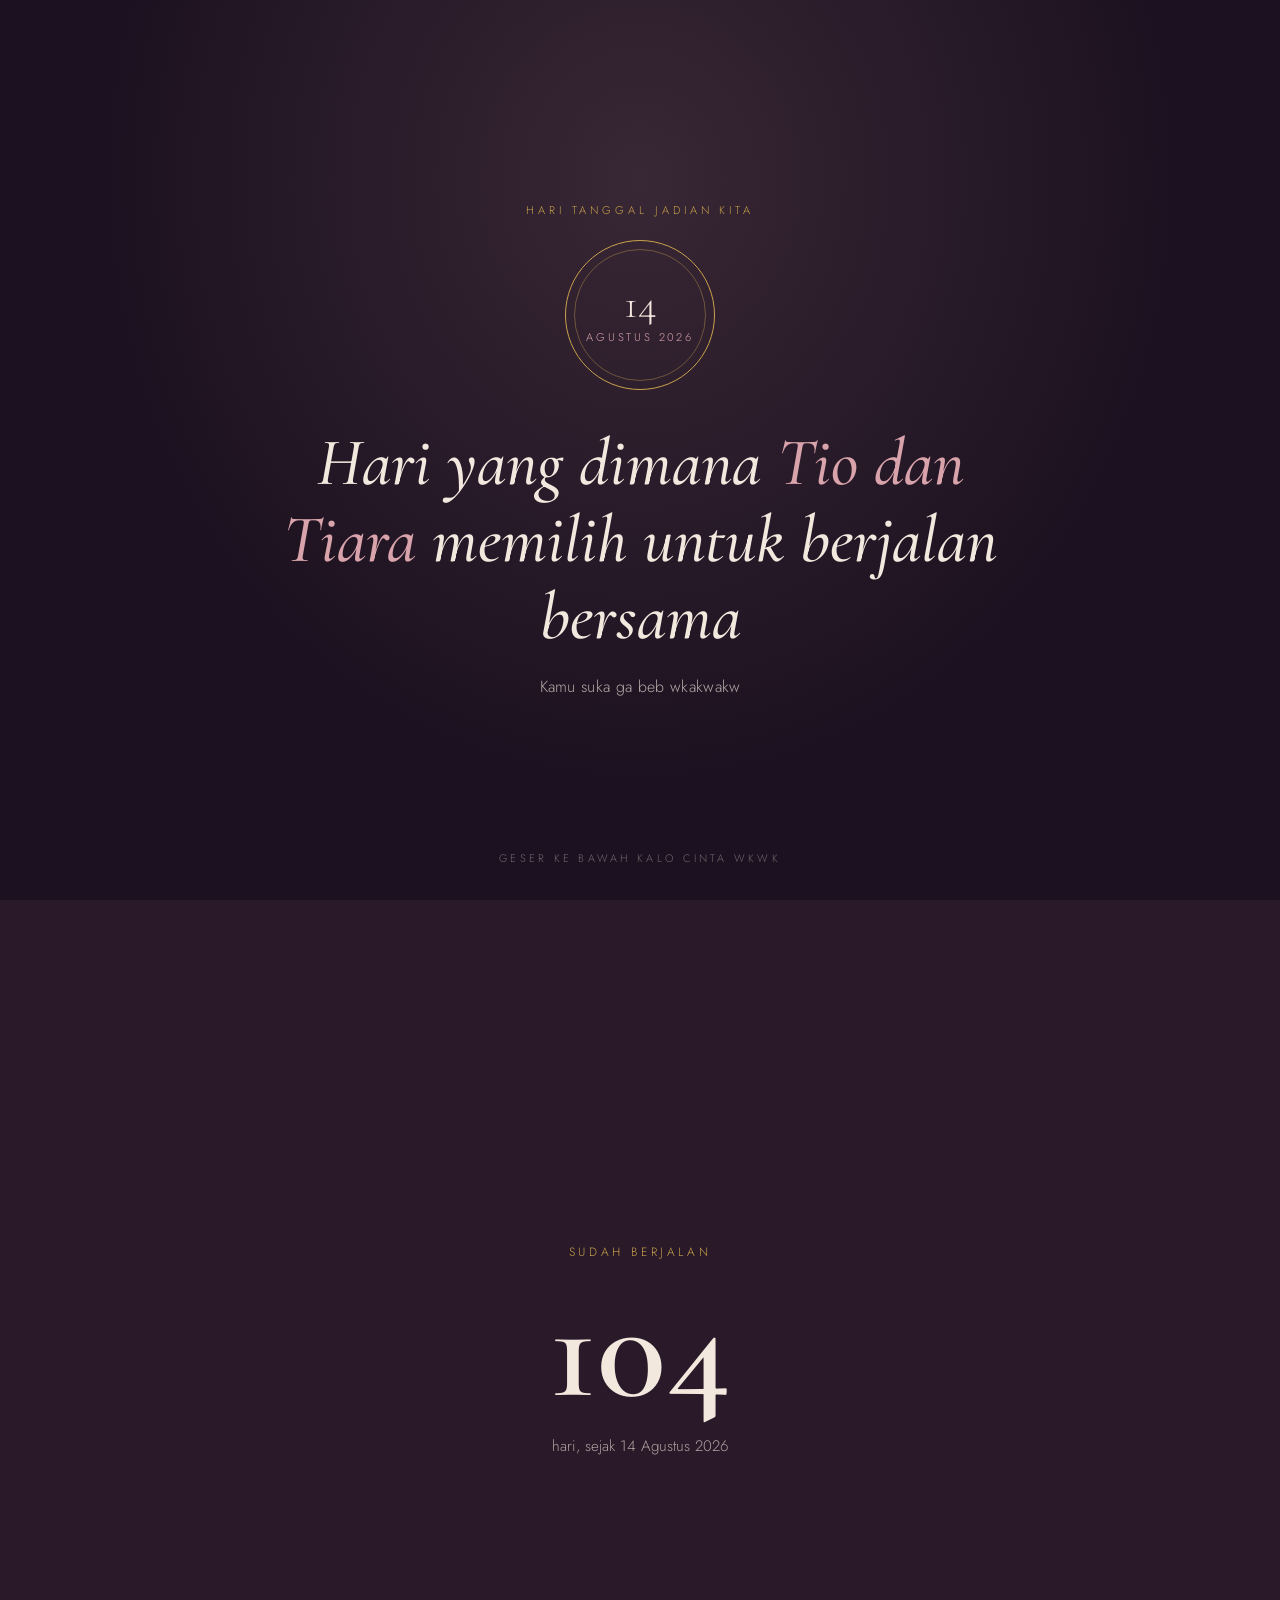
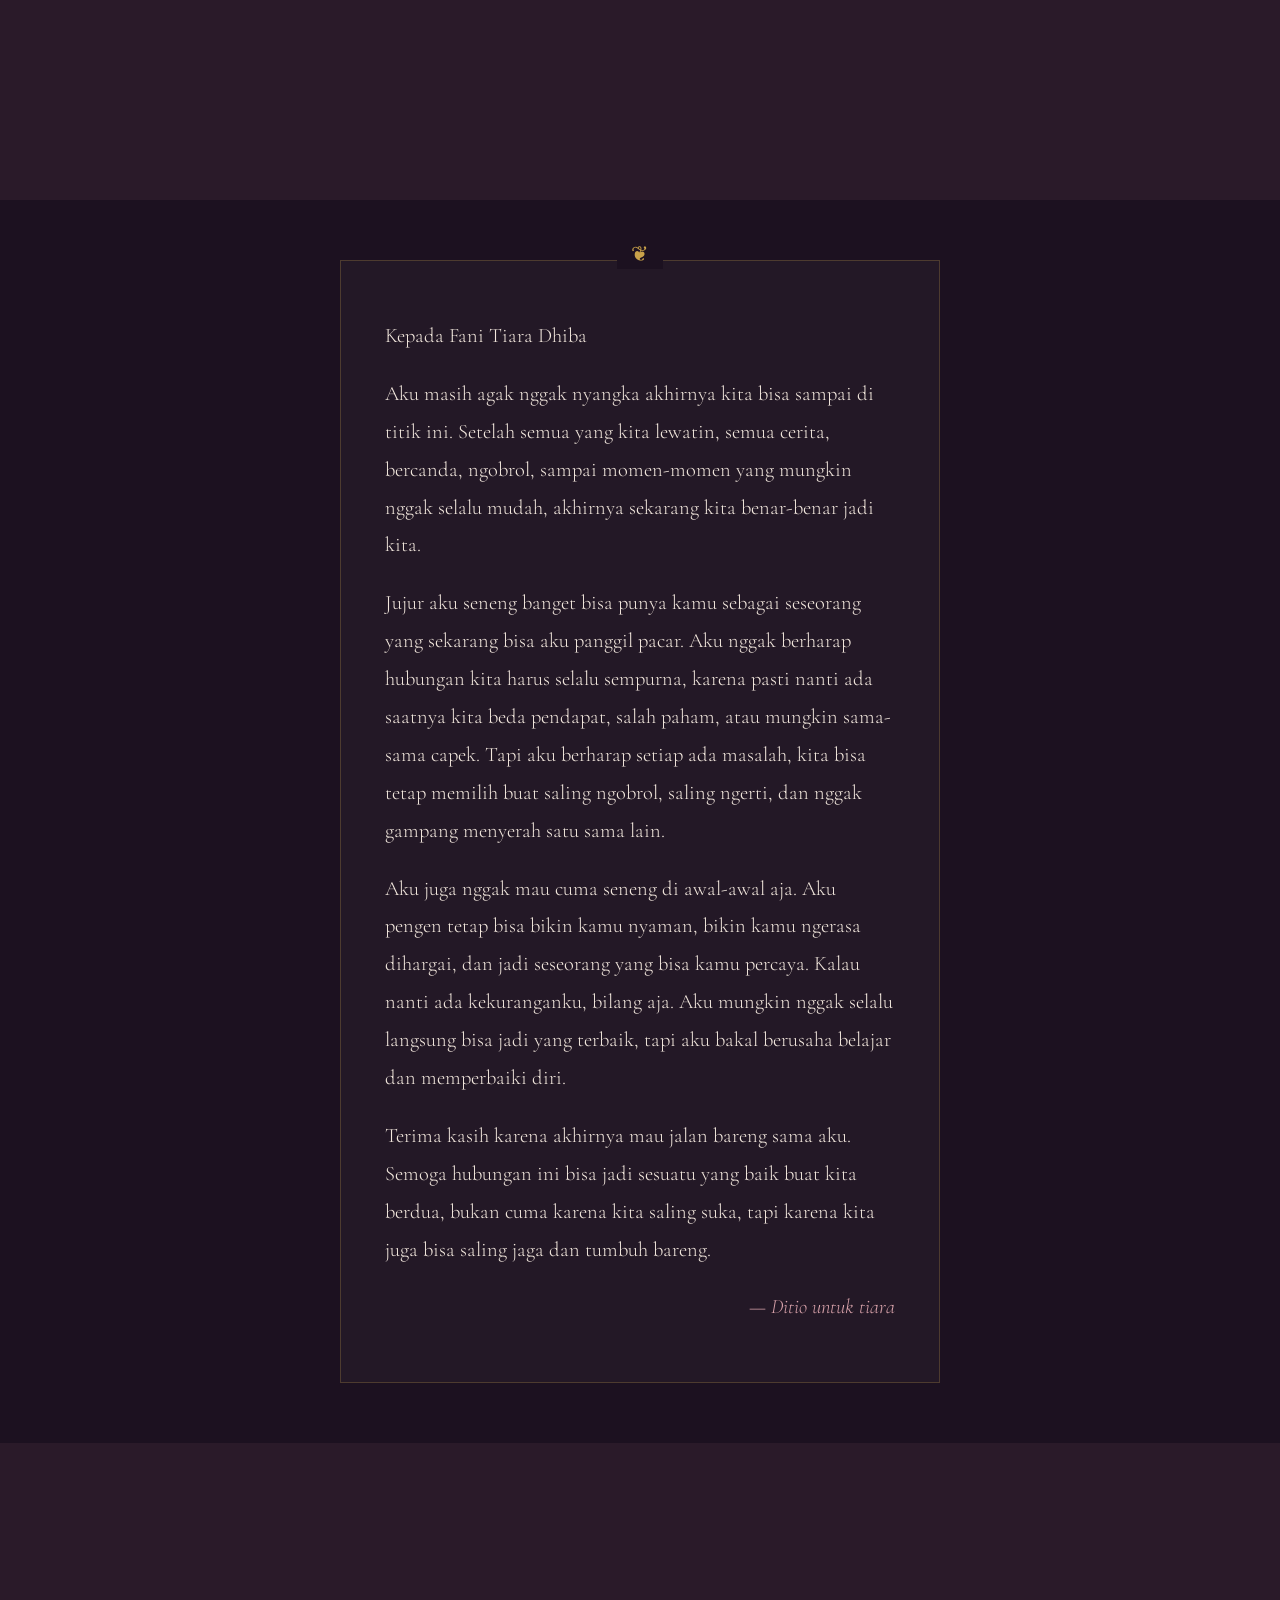
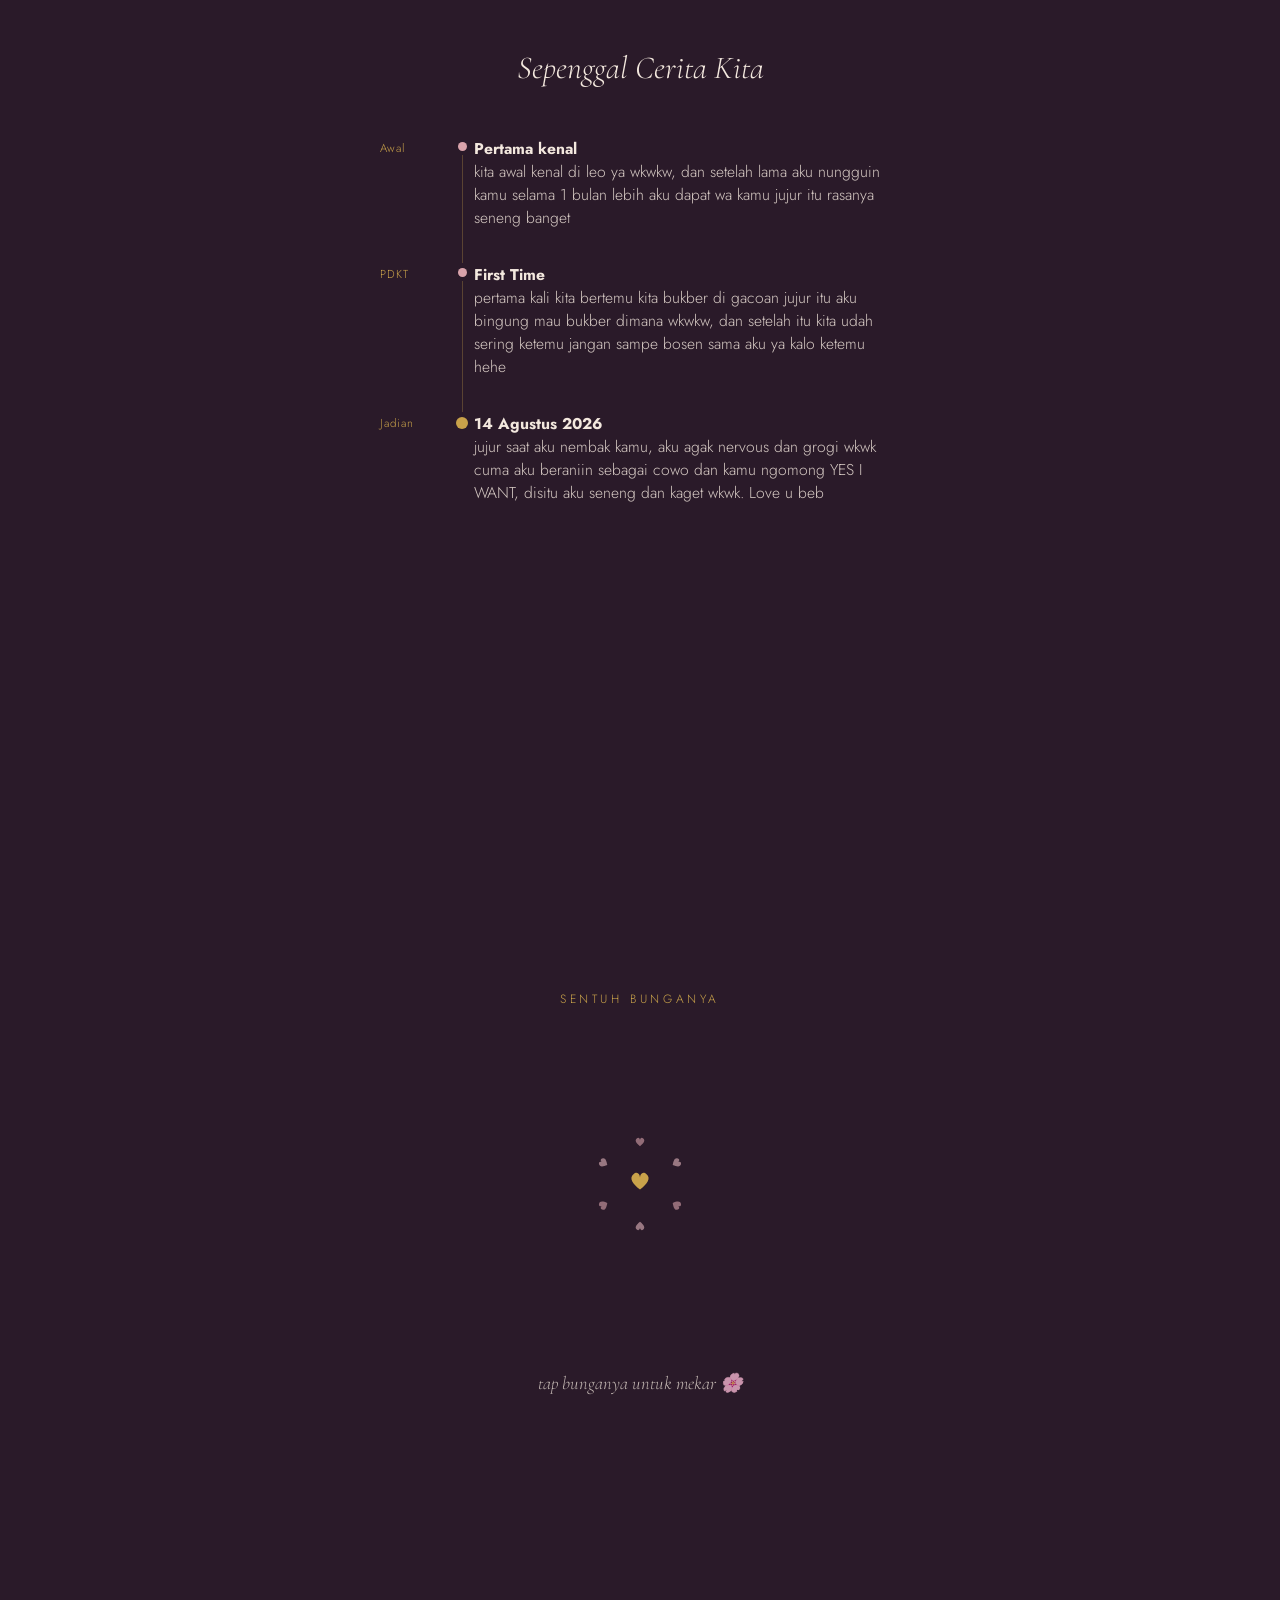
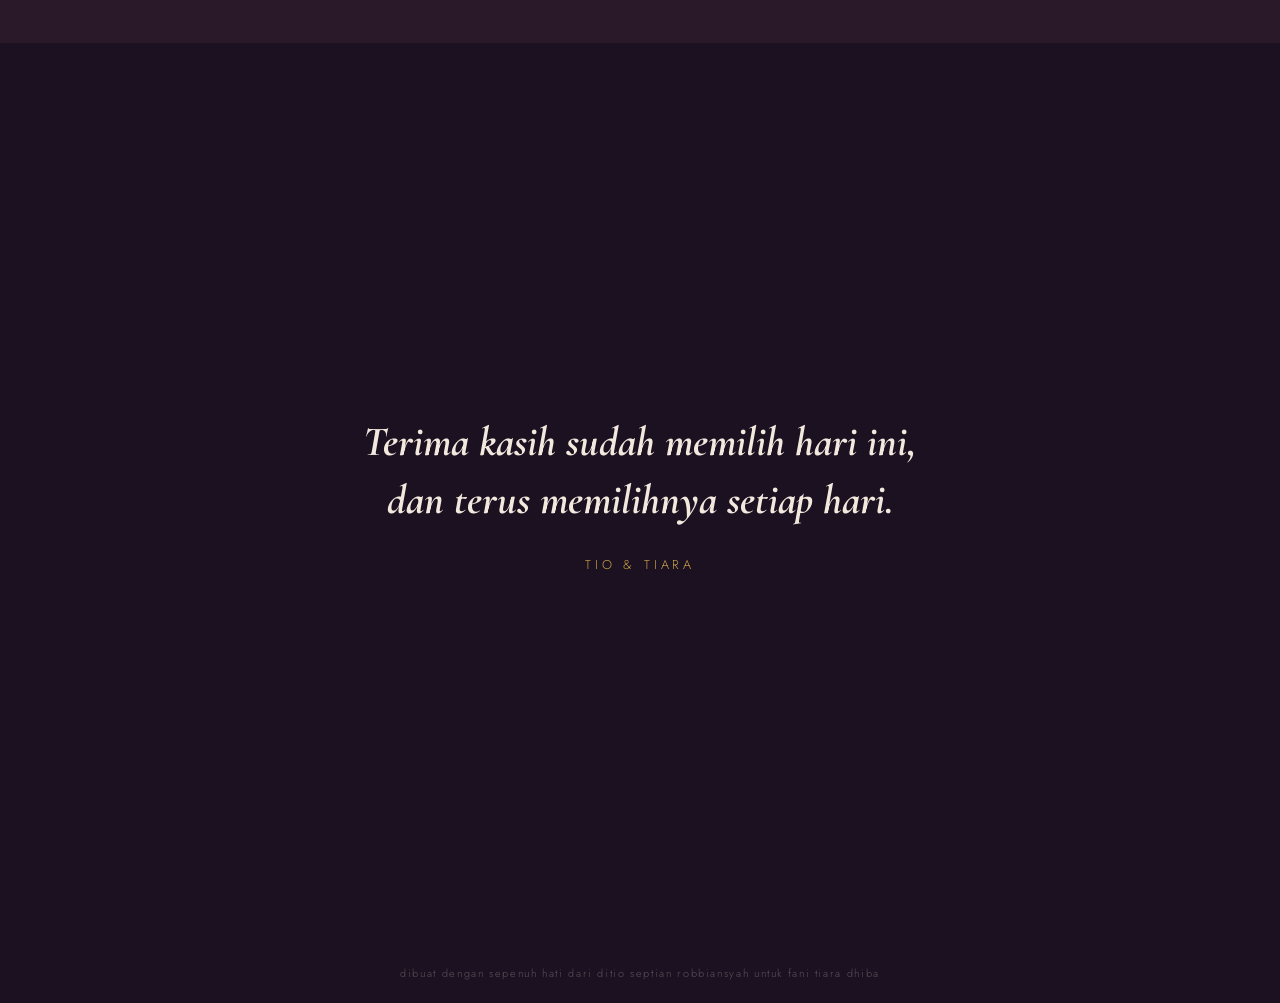
<file: index.html>
<!DOCTYPE html>
<html lang="id">
<head>
<meta charset="UTF-8">
<meta name="viewport" content="width=device-width, initial-scale=1.0">
<title>For tiara love</title>
<link href="https://fonts.googleapis.com/css2?family=Cormorant+Garamond:ital,wght@0,400;0,500;0,600;1,400&family=Jost:wght@300;400;500&display=swap" rel="stylesheet">
<link rel="stylesheet" href="ditio.css">
</head>
<body>

<div id="petals"></div>
<div id="shower"></div>

<!-- HERO -->
<section class="hero">
  <div class="eyebrow">Hari Tanggal Jadian Kita</div>
  <div class="stamp">
    <div class="day">14</div>
    <div class="month">Agustus 2026</div>
  </div>
  <h1 class="title">Hari yang dimana <span>Tio dan Tiara</span> memilih untuk berjalan bersama</h1>
  <p class="subtitle">Kamu suka ga beb wkakwakw</p>
  <div class="scroll-hint">geser ke bawah kalo cinta wkwk</div>
</section>

<!-- COUNTER -->
<section class="counter-wrap">
  <div class="counter-label">Sudah berjalan</div>
  <div class="counter-num" id="dayCount">0</div>
  <div class="counter-sub">hari, sejak 14 Agustus 2026</div>
</section>

<!-- LETTER -->
<section class="letter-wrap">
  <div class="letter">
    <p>Kepada Fani Tiara Dhiba</p>
    <p>Aku masih agak nggak nyangka akhirnya kita bisa sampai di titik ini. Setelah semua yang kita lewatin, semua cerita, bercanda, ngobrol, sampai momen-momen yang mungkin nggak selalu mudah, akhirnya sekarang kita benar-benar jadi kita.</p>
    <p>Jujur aku seneng banget bisa punya kamu sebagai seseorang yang sekarang bisa aku panggil pacar. Aku nggak berharap hubungan kita harus selalu sempurna, karena pasti nanti ada saatnya kita beda pendapat, salah paham, atau mungkin sama-sama capek. Tapi aku berharap setiap ada masalah, kita bisa tetap memilih buat saling ngobrol, saling ngerti, dan nggak gampang menyerah satu sama lain.</p>
    <p>Aku juga nggak mau cuma seneng di awal-awal aja. Aku pengen tetap bisa bikin kamu nyaman, bikin kamu ngerasa dihargai, dan jadi seseorang yang bisa kamu percaya. Kalau nanti ada kekuranganku, bilang aja. Aku mungkin nggak selalu langsung bisa jadi yang terbaik, tapi aku bakal berusaha belajar dan memperbaiki diri.</p>
    <p>Terima kasih karena akhirnya mau jalan bareng sama aku. Semoga hubungan ini bisa jadi sesuatu yang baik buat kita berdua, bukan cuma karena kita saling suka, tapi karena kita juga bisa saling jaga dan tumbuh bareng.</p>
    <p class="signoff">— Ditio untuk tiara</p>
  </div>
</section>

<!-- TIMELINE (edit sesuai cerita kalian) -->
<section class="timeline-wrap">
  <div class="timeline-title">Sepenggal Cerita Kita</div>
  <div class="timeline">
    <div class="tl-item">
      <div class="tl-date">Awal</div>
      <div class="tl-line"><div class="tl-dot"></div><div class="tl-bar"></div></div>
      <div class="tl-text"><b>Pertama kenal</b><br>kita awal kenal di leo ya wkwkw, dan setelah lama aku nungguin kamu selama 1 bulan lebih aku dapat wa kamu jujur itu rasanya seneng banget</div>
    </div>
    <div class="tl-item">
      <div class="tl-date">PDKT</div>
      <div class="tl-line"><div class="tl-dot"></div><div class="tl-bar"></div></div>
      <div class="tl-text"><b>First Time</b><br>pertama kali kita bertemu kita bukber di gacoan jujur itu aku bingung mau bukber dimana wkwkw, dan setelah itu kita udah sering ketemu jangan sampe bosen sama aku ya kalo ketemu hehe</div>
    </div>
    <div class="tl-item">
      <div class="tl-date">Jadian</div>
      <div class="tl-line"><div class="tl-dot" style="background:var(--gold);width:12px;height:12px;"></div></div>
      <div class="tl-text"><b>14 Agustus 2026</b><br>jujur saat aku nembak kamu, aku agak nervous dan grogi wkwk cuma aku beraniin sebagai cowo dan kamu ngomong YES I WANT, disitu aku seneng dan kaget wkwk. Love u beb</div>
    </div>
  </div>
</section>

<!-- BUNGA MEKAR (interaktif, tap/klik) -->
<section class="bloom-wrap">
  <div class="counter-label">Sentuh bunganya</div>
  <div class="bloom-stage" id="bloomStage">
    <svg id="flowerSvg" viewBox="0 0 300 300" width="280" height="280">
      <defs>
        <path id="heartShape" d="M0,15 C-16,2 -24,-9 -14,-18 C-6,-25 0,-18 0,-11 C0,-18 6,-25 14,-18 C24,-9 16,2 0,15 Z"/>
      </defs>
      <g id="petals-group" transform="translate(150,150)">
        <g class="prot" transform="rotate(0)"><use href="#heartShape" class="fpetal p0" fill="#d9a3ab" transform="translate(0,-42) scale(1.9)"/></g>
        <g class="prot" transform="rotate(60)"><use href="#heartShape" class="fpetal p1" fill="#e3b6bd" transform="translate(0,-42) scale(1.9)"/></g>
        <g class="prot" transform="rotate(120)"><use href="#heartShape" class="fpetal p2" fill="#d9a3ab" transform="translate(0,-42) scale(1.9)"/></g>
        <g class="prot" transform="rotate(180)"><use href="#heartShape" class="fpetal p3" fill="#e3b6bd" transform="translate(0,-42) scale(1.9)"/></g>
        <g class="prot" transform="rotate(240)"><use href="#heartShape" class="fpetal p4" fill="#d9a3ab" transform="translate(0,-42) scale(1.9)"/></g>
        <g class="prot" transform="rotate(300)"><use href="#heartShape" class="fpetal p5" fill="#e3b6bd" transform="translate(0,-42) scale(1.9)"/></g>
        <use href="#heartShape" fill="#c9a24a" transform="scale(1.1)"/>
      </g>
    </svg>
  </div>
  <div class="bloom-msg" id="bloomMsg">tap bunganya untuk mekar 🌸</div>
</section>

<!-- CLOSING -->
<section class="closing">
  <h2>Terima kasih sudah memilih hari ini,<br>dan terus memilihnya setiap hari.</h2>
  <div class="names">Tio &amp; Tiara</div>
</section>

<footer>dibuat dengan sepenuh hati dari ditio septian robbiansyah untuk fani tiara dhiba</footer>

<script src="tiara.js"></script>
</body>
</html>
</file>
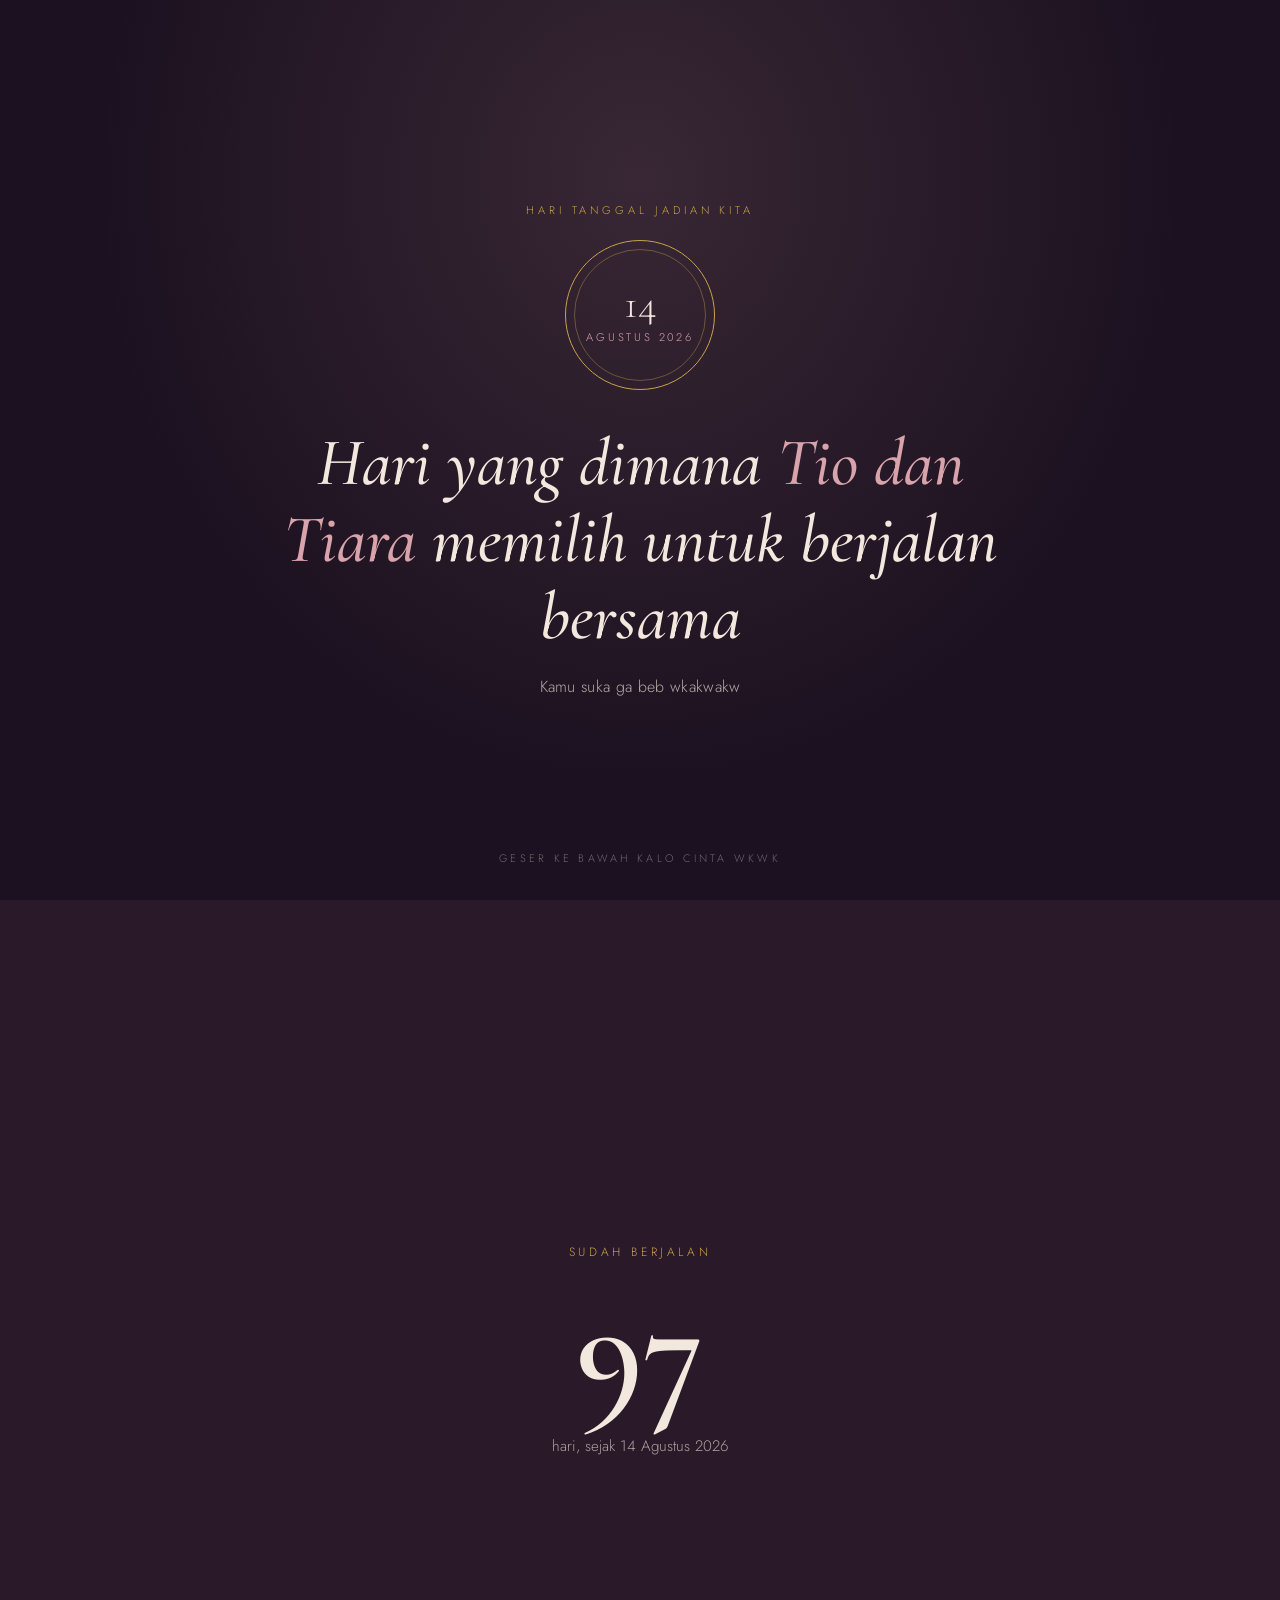
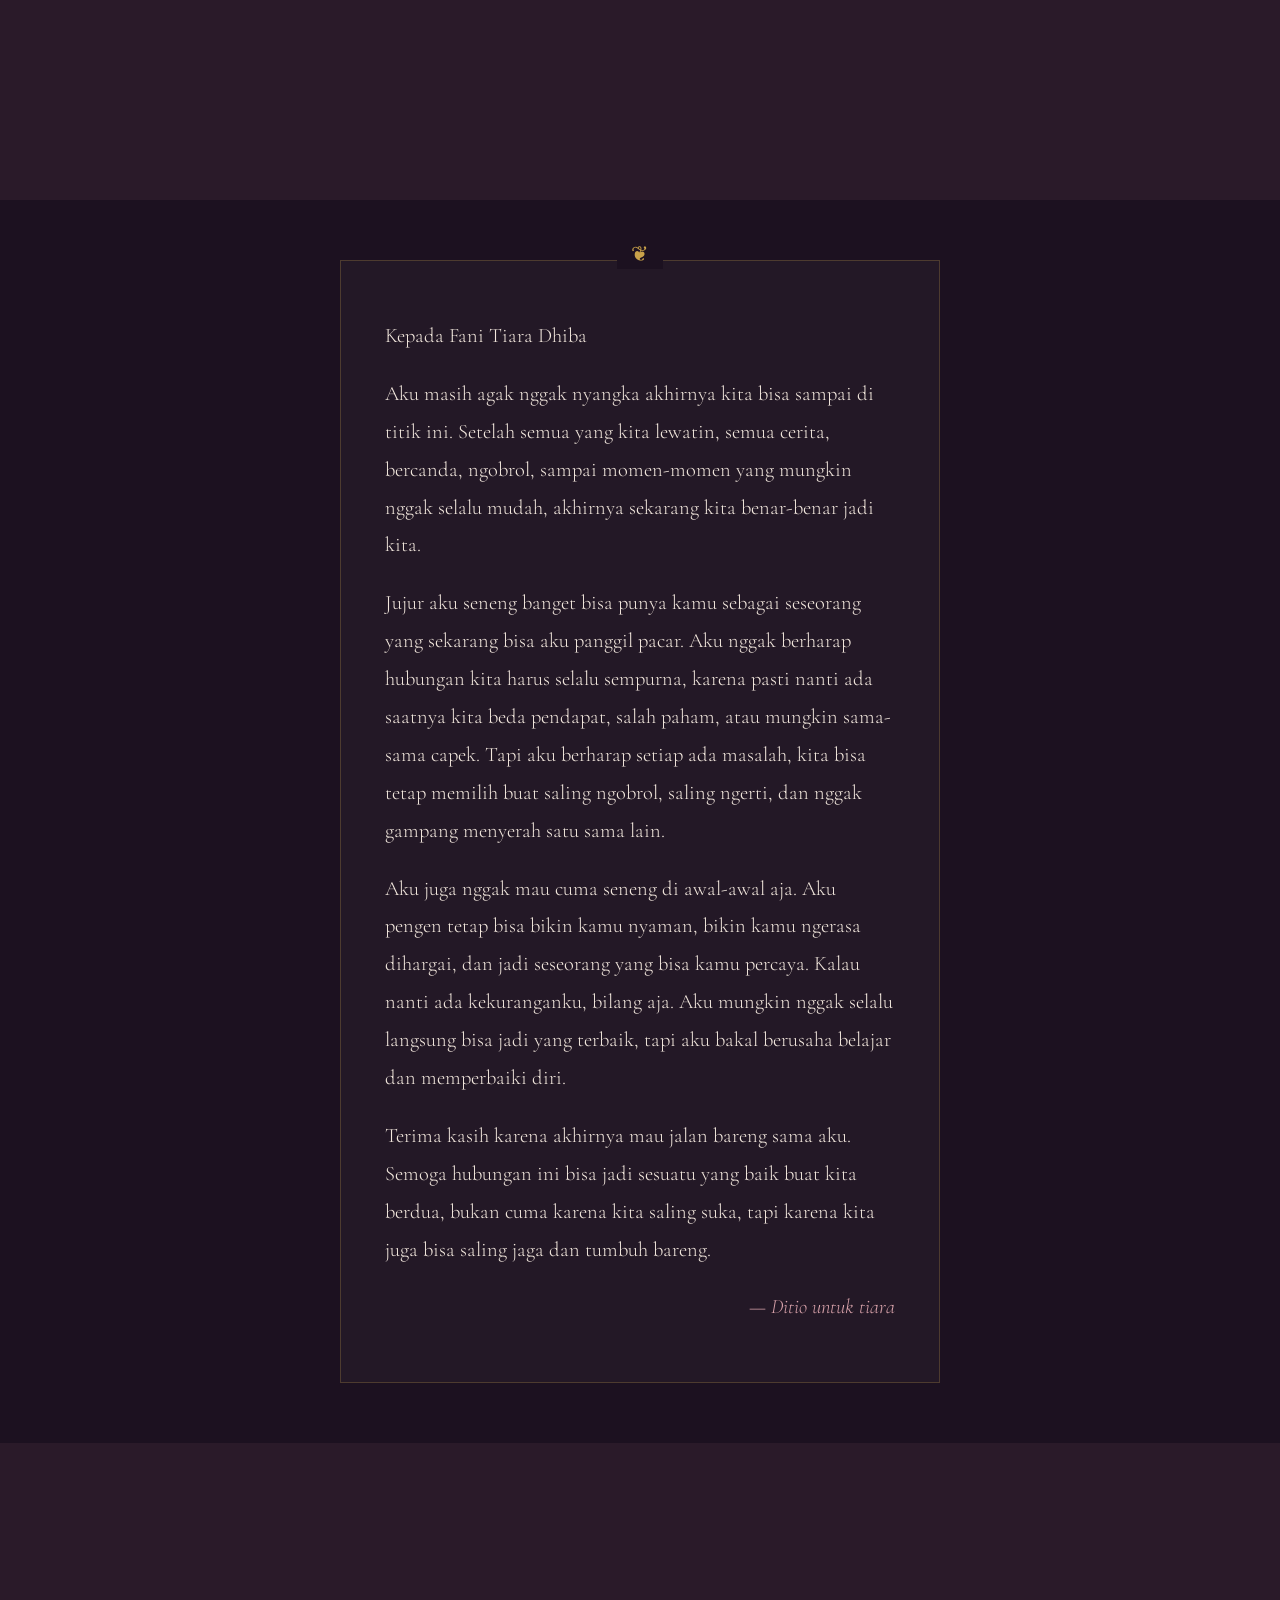
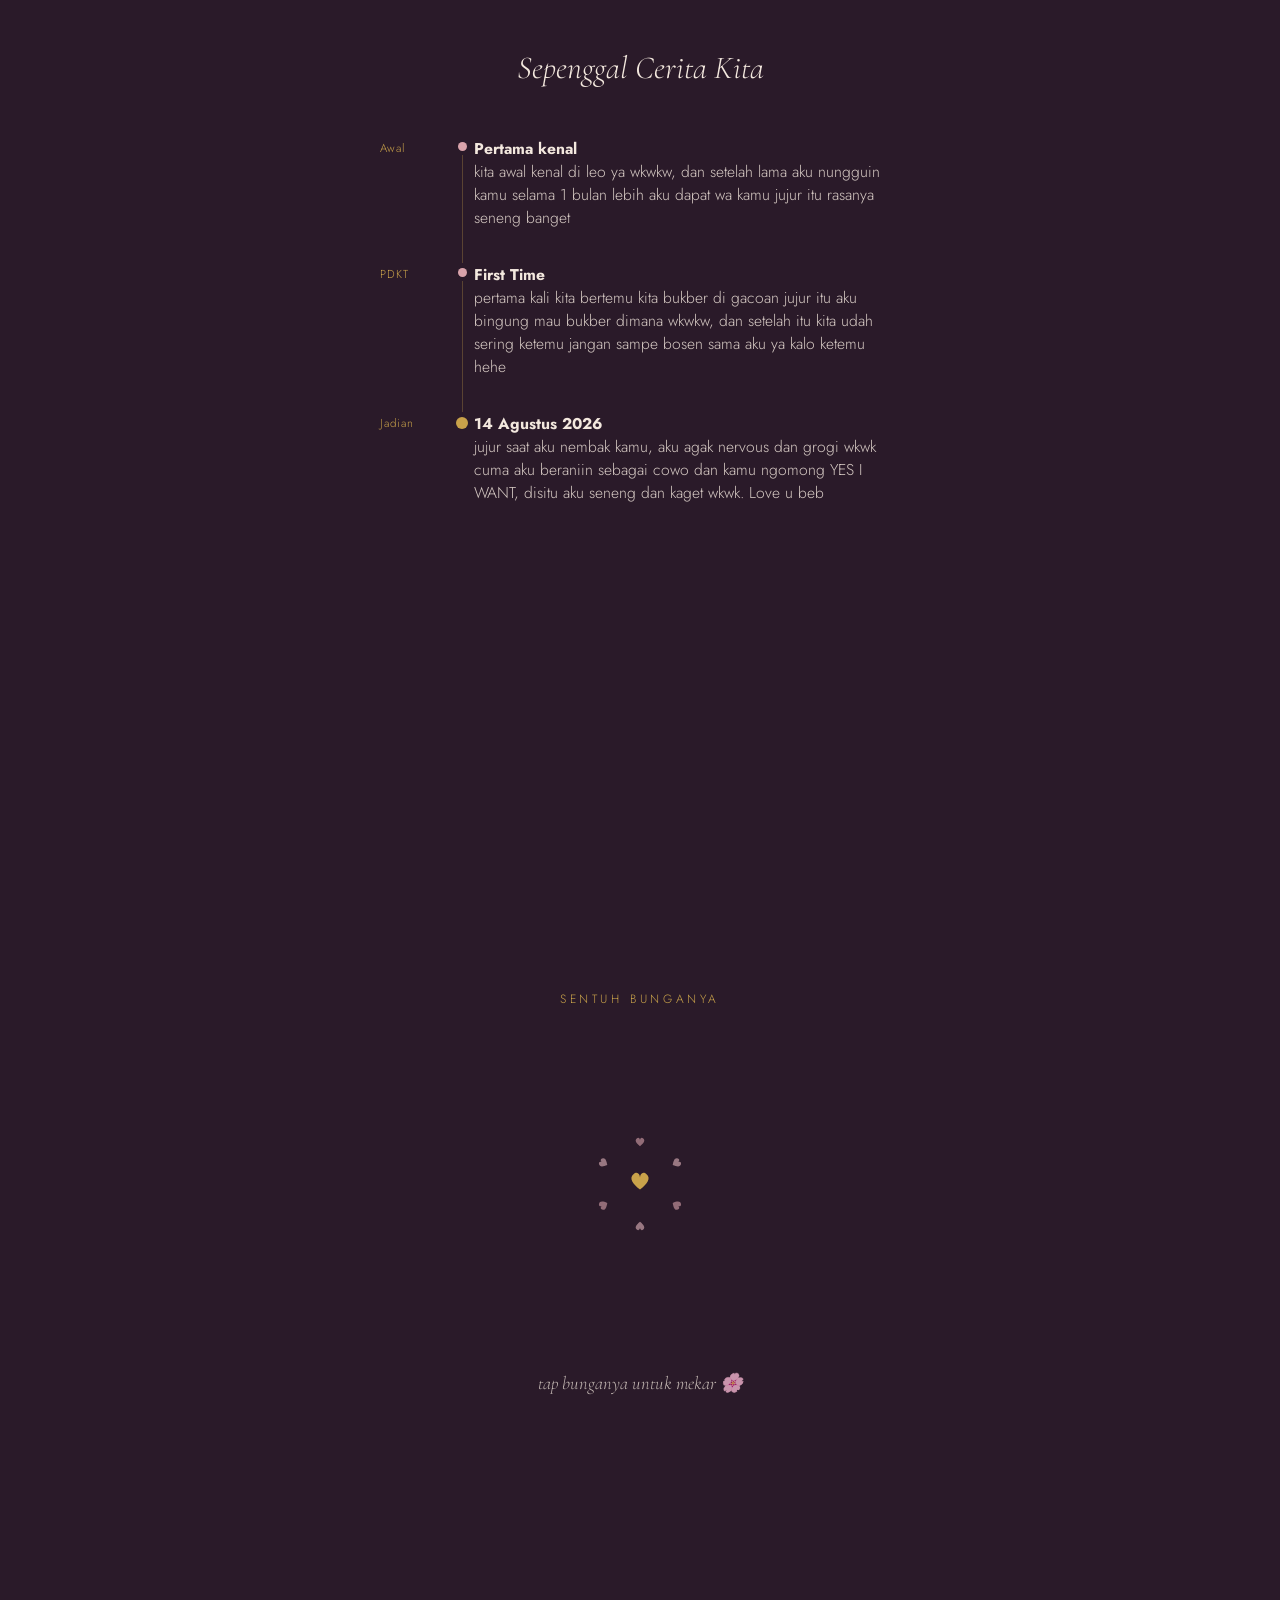
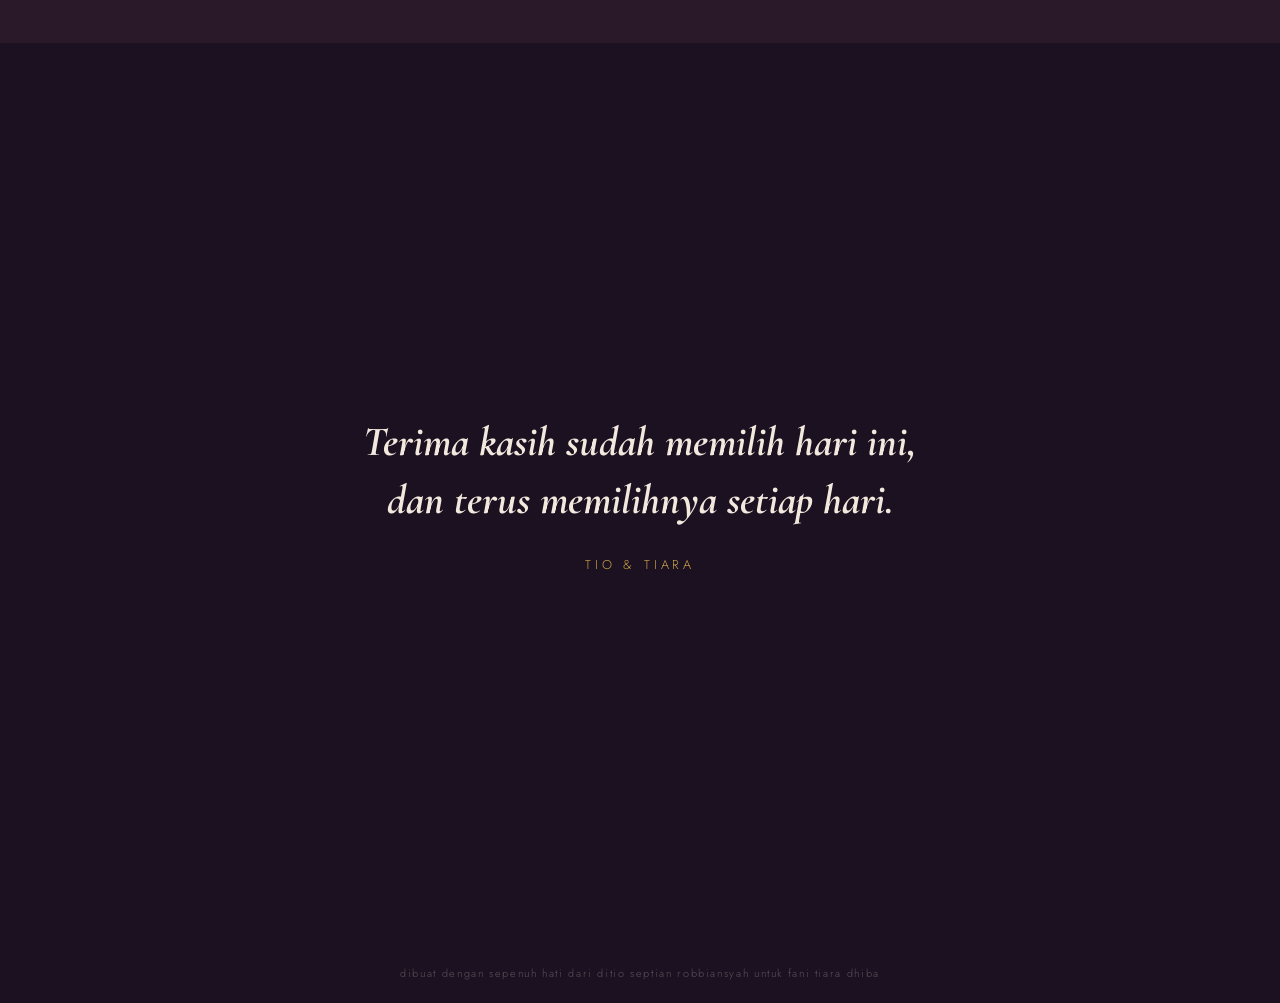
<file: loveu.html>
<!DOCTYPE html>
<html lang="id">
<head>
<meta charset="UTF-8">
<meta name="viewport" content="width=device-width, initial-scale=1.0">
<title>14 Agustus 2026</title>
<link href="https://fonts.googleapis.com/css2?family=Cormorant+Garamond:ital,wght@0,400;0,500;0,600;1,400&family=Jost:wght@300;400;500&display=swap" rel="stylesheet">
<link rel="stylesheet" href="ditio.css">
</head>
<body>

<div id="petals"></div>
<div id="shower"></div>

<!-- HERO -->
<section class="hero">
  <div class="eyebrow">Hari Tanggal Jadian Kita</div>
  <div class="stamp">
    <div class="day">14</div>
    <div class="month">Agustus 2026</div>
  </div>
  <h1 class="title">Hari yang dimana <span>Tio dan Tiara</span> memilih untuk berjalan bersama</h1>
  <p class="subtitle">Kamu suka ga beb wkakwakw</p>
  <div class="scroll-hint">geser ke bawah kalo cinta wkwk</div>
</section>

<!-- COUNTER -->
<section class="counter-wrap">
  <div class="counter-label">Sudah berjalan</div>
  <div class="counter-num" id="dayCount">0</div>
  <div class="counter-sub">hari, sejak 14 Agustus 2026</div>
</section>

<!-- LETTER -->
<section class="letter-wrap">
  <div class="letter">
    <p>Kepada Fani Tiara Dhiba</p>
    <p>Aku masih agak nggak nyangka akhirnya kita bisa sampai di titik ini. Setelah semua yang kita lewatin, semua cerita, bercanda, ngobrol, sampai momen-momen yang mungkin nggak selalu mudah, akhirnya sekarang kita benar-benar jadi kita.</p>
    <p>Jujur aku seneng banget bisa punya kamu sebagai seseorang yang sekarang bisa aku panggil pacar. Aku nggak berharap hubungan kita harus selalu sempurna, karena pasti nanti ada saatnya kita beda pendapat, salah paham, atau mungkin sama-sama capek. Tapi aku berharap setiap ada masalah, kita bisa tetap memilih buat saling ngobrol, saling ngerti, dan nggak gampang menyerah satu sama lain.</p>
    <p>Aku juga nggak mau cuma seneng di awal-awal aja. Aku pengen tetap bisa bikin kamu nyaman, bikin kamu ngerasa dihargai, dan jadi seseorang yang bisa kamu percaya. Kalau nanti ada kekuranganku, bilang aja. Aku mungkin nggak selalu langsung bisa jadi yang terbaik, tapi aku bakal berusaha belajar dan memperbaiki diri.</p>
    <p>Terima kasih karena akhirnya mau jalan bareng sama aku. Semoga hubungan ini bisa jadi sesuatu yang baik buat kita berdua, bukan cuma karena kita saling suka, tapi karena kita juga bisa saling jaga dan tumbuh bareng.</p>
    <p class="signoff">— Ditio untuk tiara</p>
  </div>
</section>

<!-- TIMELINE (edit sesuai cerita kalian) -->
<section class="timeline-wrap">
  <div class="timeline-title">Sepenggal Cerita Kita</div>
  <div class="timeline">
    <div class="tl-item">
      <div class="tl-date">Awal</div>
      <div class="tl-line"><div class="tl-dot"></div><div class="tl-bar"></div></div>
      <div class="tl-text"><b>Pertama kenal</b><br>kita awal kenal di leo ya wkwkw, dan setelah lama aku nungguin kamu selama 1 bulan lebih aku dapat wa kamu jujur itu rasanya seneng banget</div>
    </div>
    <div class="tl-item">
      <div class="tl-date">PDKT</div>
      <div class="tl-line"><div class="tl-dot"></div><div class="tl-bar"></div></div>
      <div class="tl-text"><b>First Time</b><br>pertama kali kita bertemu kita bukber di gacoan jujur itu aku bingung mau bukber dimana wkwkw, dan setelah itu kita udah sering ketemu jangan sampe bosen sama aku ya kalo ketemu hehe</div>
    </div>
    <div class="tl-item">
      <div class="tl-date">Jadian</div>
      <div class="tl-line"><div class="tl-dot" style="background:var(--gold);width:12px;height:12px;"></div></div>
      <div class="tl-text"><b>14 Agustus 2026</b><br>jujur saat aku nembak kamu, aku agak nervous dan grogi wkwk cuma aku beraniin sebagai cowo dan kamu ngomong YES I WANT, disitu aku seneng dan kaget wkwk. Love u beb</div>
    </div>
  </div>
</section>

<!-- BUNGA MEKAR (interaktif, tap/klik) -->
<section class="bloom-wrap">
  <div class="counter-label">Sentuh bunganya</div>
  <div class="bloom-stage" id="bloomStage">
    <svg id="flowerSvg" viewBox="0 0 300 300" width="280" height="280">
      <defs>
        <path id="heartShape" d="M0,15 C-16,2 -24,-9 -14,-18 C-6,-25 0,-18 0,-11 C0,-18 6,-25 14,-18 C24,-9 16,2 0,15 Z"/>
      </defs>
      <g id="petals-group" transform="translate(150,150)">
        <g class="prot" transform="rotate(0)"><use href="#heartShape" class="fpetal p0" fill="#d9a3ab" transform="translate(0,-42) scale(1.9)"/></g>
        <g class="prot" transform="rotate(60)"><use href="#heartShape" class="fpetal p1" fill="#e3b6bd" transform="translate(0,-42) scale(1.9)"/></g>
        <g class="prot" transform="rotate(120)"><use href="#heartShape" class="fpetal p2" fill="#d9a3ab" transform="translate(0,-42) scale(1.9)"/></g>
        <g class="prot" transform="rotate(180)"><use href="#heartShape" class="fpetal p3" fill="#e3b6bd" transform="translate(0,-42) scale(1.9)"/></g>
        <g class="prot" transform="rotate(240)"><use href="#heartShape" class="fpetal p4" fill="#d9a3ab" transform="translate(0,-42) scale(1.9)"/></g>
        <g class="prot" transform="rotate(300)"><use href="#heartShape" class="fpetal p5" fill="#e3b6bd" transform="translate(0,-42) scale(1.9)"/></g>
        <use href="#heartShape" fill="#c9a24a" transform="scale(1.1)"/>
      </g>
    </svg>
  </div>
  <div class="bloom-msg" id="bloomMsg">tap bunganya untuk mekar 🌸</div>
</section>

<!-- CLOSING -->
<section class="closing">
  <h2>Terima kasih sudah memilih hari ini,<br>dan terus memilihnya setiap hari.</h2>
  <div class="names">Tio &amp; Tiara</div>
</section>

<footer>dibuat dengan sepenuh hati dari ditio septian robbiansyah untuk fani tiara dhiba</footer>

<script src="tiara.js"></script>
</body>
</html>
</file>
<file: ditio.css>
:root{
  --plum:#2a1a29;
  --plum-deep:#1c1120;
  --rose:#d9a3ab;
  --wine:#7a2e3d;
  --gold:#c9a24a;
  --cream:#f3e8de;
}
*{margin:0;padding:0;box-sizing:border-box;}
html{scroll-behavior:smooth;}
body{
  background:var(--plum-deep);
  color:var(--cream);
  font-family:'Jost',sans-serif;
  font-weight:300;
  overflow-x:hidden;
}

/* petals */
.petal{
  position:fixed;
  top:-5%;
  pointer-events:none;
  opacity:.75;
  z-index:2;
  animation:fall linear infinite;
}
@keyframes fall{
  0%{transform:translateY(0) translateX(0) rotate(0deg);}
  100%{transform:translateY(110vh) translateX(30px) rotate(360deg);}
}

section{
  min-height:100vh;
  display:flex;
  flex-direction:column;
  align-items:center;
  justify-content:center;
  padding:60px 20px;
  position:relative;
}

/* HERO */
.hero{
  background:
    radial-gradient(ellipse at 50% 20%, rgba(217,163,171,.15), transparent 60%),
    var(--plum-deep);
}
.eyebrow{
  letter-spacing:.35em;
  font-size:.7rem;
  text-transform:uppercase;
  color:var(--gold);
  margin-bottom:22px;
}
.stamp{
  width:150px;
  height:150px;
  border:1px solid var(--gold);
  border-radius:50%;
  display:flex;
  flex-direction:column;
  align-items:center;
  justify-content:center;
  margin-bottom:34px;
  position:relative;
}
.stamp::before{
  content:'';
  position:absolute;
  inset:8px;
  border:1px solid rgba(201,162,74,.4);
  border-radius:50%;
}
.stamp .day{
  font-family:'Cormorant Garamond',serif;
  font-size:2.6rem;
  line-height:1;
  color:var(--cream);
}
.stamp .month{
  font-size:.7rem;
  letter-spacing:.25em;
  text-transform:uppercase;
  color:var(--rose);
  margin-top:4px;
}
h1.title{
  font-family:'Cormorant Garamond',serif;
  font-style:italic;
  font-weight:500;
  font-size:clamp(2.4rem,6vw,4.2rem);
  text-align:center;
  color:var(--cream);
  max-width:780px;
  line-height:1.15;
}
h1.title span{color:var(--rose);}
.subtitle{
  margin-top:20px;
  font-size:1rem;
  letter-spacing:.02em;
  color:rgba(243,232,222,.7);
  text-align:center;
}
.scroll-hint{
  position:absolute;
  bottom:34px;
  font-size:.68rem;
  letter-spacing:.3em;
  text-transform:uppercase;
  color:rgba(243,232,222,.4);
}

/* COUNTER */
.counter-wrap{
  background:var(--plum);
  text-align:center;
}
.counter-label{
  font-size:.75rem;
  letter-spacing:.3em;
  text-transform:uppercase;
  color:var(--gold);
  margin-bottom:16px;
}
.counter-num{
  font-family:'Cormorant Garamond',serif;
  font-weight:600;
  font-size:clamp(4rem,14vw,9rem);
  color:var(--cream);
  line-height:1;
}
.counter-sub{
  margin-top:14px;
  font-size:.95rem;
  color:rgba(243,232,222,.65);
}
.divider{
  width:60px;
  height:1px;
  background:var(--gold);
  margin:40px 0;
  opacity:.6;
}

/* LETTER */
.letter-wrap{
  background:var(--plum-deep);
}
.letter{
  max-width:600px;
  width:100%;
  background:rgba(243,232,222,.03);
  border:1px solid rgba(201,162,74,.25);
  padding:56px 44px;
  position:relative;
}
.letter::before{
  content:'❦';
  position:absolute;
  top:-22px;
  left:50%;
  transform:translateX(-50%);
  background:var(--plum-deep);
  color:var(--gold);
  padding:0 14px;
  font-size:1.3rem;
}
.letter p{
  font-family:'Cormorant Garamond',serif;
  font-size:1.28rem;
  line-height:1.85;
  color:var(--cream);
  text-align:left;
}
.letter p + p{margin-top:20px;}
.signoff{
  margin-top:30px;
  font-style:italic;
  text-align:right !important;
  color:var(--rose) !important;
}

/* TIMELINE */
.timeline-wrap{background:var(--plum);}
.timeline-title{
  font-family:'Cormorant Garamond',serif;
  font-style:italic;
  font-size:2rem;
  margin-bottom:50px;
  color:var(--cream);
}
.timeline{
  max-width:520px;
  width:100%;
  display:flex;
  flex-direction:column;
  gap:0;
}
.tl-item{
  display:grid;
  grid-template-columns:70px 24px 1fr;
  align-items:start;
  min-height:90px;
}
.tl-date{
  font-size:.72rem;
  letter-spacing:.08em;
  color:var(--gold);
  padding-top:3px;
}
.tl-line{
  display:flex;
  flex-direction:column;
  align-items:center;
  height:100%;
}
.tl-dot{
  width:9px;height:9px;border-radius:50%;
  background:var(--rose);
  margin-top:5px;
}
.tl-bar{
  flex:1;
  width:1px;
  background:rgba(201,162,74,.3);
  margin-top:4px;
}
.tl-text{
  font-size:.98rem;
  color:rgba(243,232,222,.85);
  padding-bottom:34px;
}
.tl-text b{color:var(--cream);}

/* CLOSING */
.closing{
  background:var(--plum-deep);
  text-align:center;
}
.closing h2{
  font-family:'Cormorant Garamond',serif;
  font-style:italic;
  font-size:clamp(1.8rem,4vw,2.6rem);
  color:var(--cream);
  max-width:560px;
  line-height:1.4;
}
.closing .names{
  margin-top:26px;
  font-size:.8rem;
  letter-spacing:.3em;
  text-transform:uppercase;
  color:var(--gold);
}
footer{
  padding:22px;
  text-align:center;
  font-size:.68rem;
  letter-spacing:.15em;
  color:rgba(243,232,222,.3);
}

/* BLOOM */
.bloom-wrap{
  background:var(--plum);
  text-align:center;
}
.bloom-stage{
  cursor:pointer;
  -webkit-tap-highlight-color:transparent;
  touch-action:manipulation;
  padding:20px;
}
#flowerSvg{
  width:min(280px, 70vw);
  height:min(280px, 70vw);
  overflow:visible;
}
.fpetal{
  transform-box:fill-box;
  transform-origin:center;
  transition:transform 1s cubic-bezier(.34,1.56,.64,1), opacity .7s ease;
}
.fpetal.p1{transition-delay:.05s;}
.fpetal.p2{transition-delay:.1s;}
.fpetal.p3{transition-delay:.15s;}
.fpetal.p4{transition-delay:.1s;}
.fpetal.p5{transition-delay:.05s;}
#petals-group > use{
  transform-box:fill-box;
  transform-origin:center;
  transition:transform 1s ease;
}
.bloom-stage.closed .fpetal{
  transform:translate(0,-42px) scale(0.25);
  opacity:.6;
}
.bloom-stage.closed #petals-group > use{ transform:scale(0.5); }
.bloom-stage.bloomed .fpetal{
  transform:translate(0,-42px) scale(2.6);
}
.bloom-stage.bloomed #petals-group > use{ transform:scale(1.6); }
.bloom-stage.bloomed-big .fpetal{
  transform:translate(0,-46px) scale(3.6);
}
.bloom-stage.bloomed-big #petals-group > use{ transform:scale(2.1); }
.bloom-stage:active .fpetal{
  transform:translate(0,-42px) scale(2.9);
}

/* full-screen shower */
#shower{
  position:fixed;
  inset:0;
  pointer-events:none;
  z-index:50;
  overflow:hidden;
}
.burst-petal{
  position:absolute;
  top:-8%;
  opacity:0;
  animation:showerFall linear forwards;
}
@keyframes showerFall{
  0%{opacity:0; transform:translateY(0) translateX(0) rotate(0deg);}
  8%{opacity:1;}
  90%{opacity:1;}
  100%{opacity:0; transform:translateY(112vh) translateX(var(--drift,20px)) rotate(400deg);}
}
.bloom-msg{
  margin-top:22px;
  font-size:.92rem;
  color:rgba(243,232,222,.75);
  min-height:24px;
  font-family:'Cormorant Garamond',serif;
  font-style:italic;
  font-size:1.15rem;
  transition:opacity .5s ease;
}

@media(max-width:480px){
  .letter{padding:40px 26px;}
  .tl-item{grid-template-columns:60px 20px 1fr;}
}
</file>
